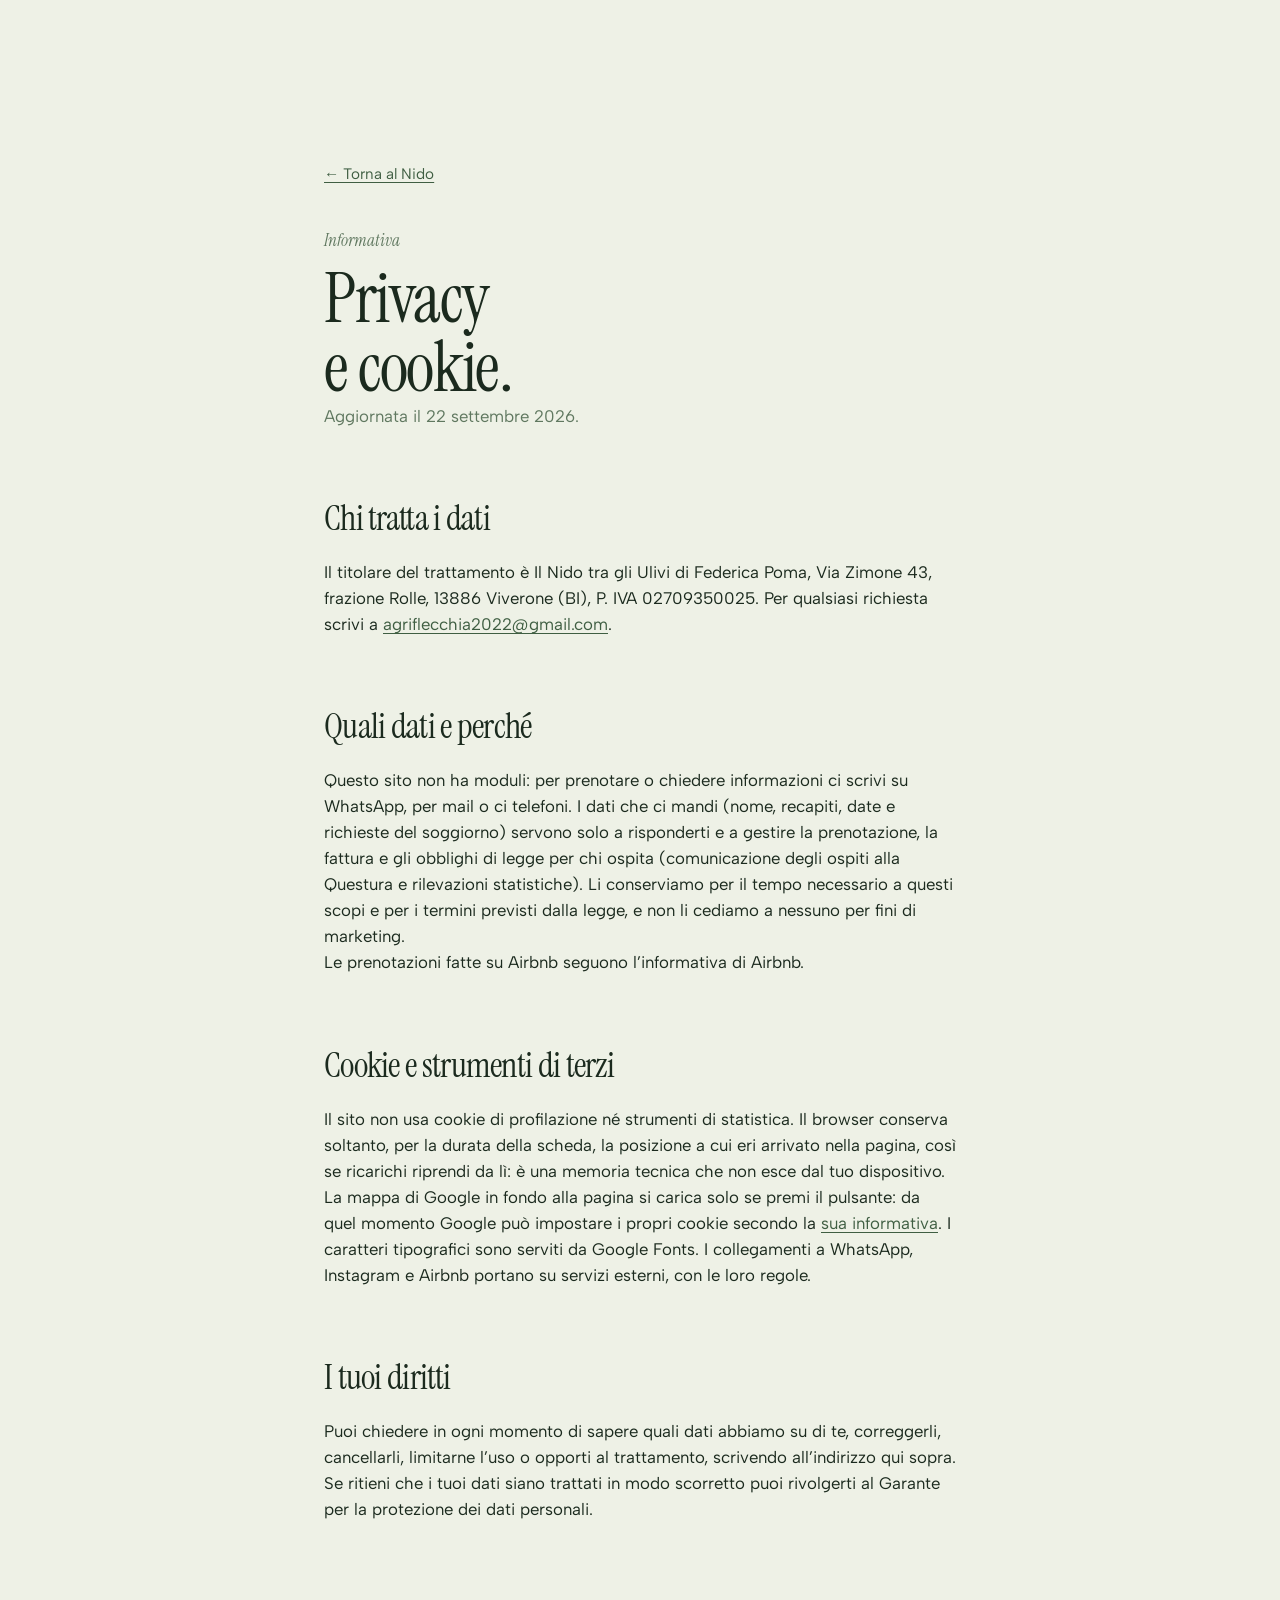
<file: privacy.html>
<!doctype html>
<html lang="it">
<head>
  <meta charset="utf-8">
  <meta name="viewport" content="width=device-width, initial-scale=1">
  <title>Privacy e cookie — Il Nido tra gli Ulivi</title>
  <meta name="robots" content="noindex, nofollow">
  <link rel="icon" type="image/png" sizes="32x32" href="img/favicon-32.png">
  <link rel="apple-touch-icon" href="img/apple-touch-icon.png">
  <link rel="preconnect" href="https://fonts.googleapis.com"><link rel="preconnect" href="https://fonts.gstatic.com" crossorigin>
  <link href="https://fonts.googleapis.com/css2?family=Instrument+Serif:ital@0;1&family=Albert+Sans:wght@400;500;600&display=swap" rel="stylesheet">
  <link rel="stylesheet" href="css/style.css?v=2026092235">
  <style>
    .pagina { max-width: 760px; margin: 0 auto; padding: clamp(96px, 14vw, 160px) var(--gut) clamp(64px, 8vw, 120px); }
    .pagina h2 { font: 400 clamp(1.6rem, 3vw, 2.2rem)/1.1 var(--serif); margin: 2em 0 .6em; }
    .pagina p, .pagina li { font-size: 1.05rem; line-height: 1.55; max-width: 62ch; }
    .pagina a { color: var(--oliva); text-decoration: underline; text-underline-offset: 3px; }
    .pagina__torna { display: inline-block; margin-bottom: 40px; font-size: .95rem; }
    .pagina__data { font-size: .9rem; color: var(--salvia); }
  </style>
</head>
<body>
  <main class="pagina">
    <a class="pagina__torna" href="index.html">← Torna al Nido</a>
    <p class="occhiello">Informativa</p>
    <h1 class="titolo-l">Privacy<br>e cookie.</h1>
    <p class="pagina__data">Aggiornata il 22 settembre 2026.</p>

    <h2>Chi tratta i dati</h2>
    <p>Il titolare del trattamento è Il Nido tra gli Ulivi di Federica Poma, Via Zimone 43, frazione Rolle, 13886 Viverone (BI), P. IVA 02709350025. Per qualsiasi richiesta scrivi a <a href="mailto:agriflecchia2022@gmail.com">agriflecchia2022@gmail.com</a>.</p>

    <h2>Quali dati e perché</h2>
    <p>Questo sito non ha moduli: per prenotare o chiedere informazioni ci scrivi su WhatsApp, per mail o ci telefoni. I dati che ci mandi (nome, recapiti, date e richieste del soggiorno) servono solo a risponderti e a gestire la prenotazione, la fattura e gli obblighi di legge per chi ospita (comunicazione degli ospiti alla Questura e rilevazioni statistiche). Li conserviamo per il tempo necessario a questi scopi e per i termini previsti dalla legge, e non li cediamo a nessuno per fini di marketing.</p>
    <p>Le prenotazioni fatte su Airbnb seguono l’informativa di Airbnb.</p>

    <h2>Cookie e strumenti di terzi</h2>
    <p>Il sito non usa cookie di profilazione né strumenti di statistica. Il browser conserva soltanto, per la durata della scheda, la posizione a cui eri arrivato nella pagina, così se ricarichi riprendi da lì: è una memoria tecnica che non esce dal tuo dispositivo.</p>
    <p>La mappa di Google in fondo alla pagina si carica solo se premi il pulsante: da quel momento Google può impostare i propri cookie secondo la <a href="https://policies.google.com/privacy?hl=it" target="_blank" rel="noreferrer">sua informativa</a>. I caratteri tipografici sono serviti da Google Fonts. I collegamenti a WhatsApp, Instagram e Airbnb portano su servizi esterni, con le loro regole.</p>

    <h2>I tuoi diritti</h2>
    <p>Puoi chiedere in ogni momento di sapere quali dati abbiamo su di te, correggerli, cancellarli, limitarne l’uso o opporti al trattamento, scrivendo all’indirizzo qui sopra. Se ritieni che i tuoi dati siano trattati in modo scorretto puoi rivolgerti al Garante per la protezione dei dati personali.</p>
  </main>
</body>
</html>
</file>
<file: css/style.css>
/* Il Nido tra gli Ulivi, versione verde: i token vengono da MASTER.md */
:root {
  --carta: #EEF1E6; --carta-2: #E3E8D7; --inchiostro: #1B2A1E; --oliva: #3F5E42; --salvia: #607860;
  --salvia-chiara: #B4C2AC; --lime: #A0B028; --legno: #C99A62; --notte: #0E1A12; --bianco: #F7F8F3;
  --serif: "Instrument Serif", Georgia, "Times New Roman", serif;
  --sans: "Albert Sans", "Helvetica Neue", Arial, sans-serif;
  --t-xl: clamp(3.2rem, 9.2vw, 9.6rem); --t-l: clamp(2.4rem, 5.4vw, 5.2rem); --t-m: clamp(1.6rem, 2.6vw, 2.4rem);
  --sez: clamp(88px, 12vw, 168px); --gut: clamp(20px, 5vw, 72px);
  --r-s: 10px; --r-m: 22px; --r-l: 36px; --r-foglio: clamp(44px, 9vw, 140px);
  --timpano: polygon(0 32%, 50% 0, 100% 32%, 100% 100%, 0 100%);
  --tetto: clamp(56px, 11vw, 180px);
  --d-veloce: 160ms; --d-base: 320ms; --d-lenta: 640ms;
  --e-out: cubic-bezier(.23, 1, .32, 1); --e-inout: cubic-bezier(.77, 0, .175, 1);
  --testata-h: 84px;
  --evidenzia: #C9D67A;
}
* { box-sizing: border-box; }
/* evidenziazione del testo e tocco: verdino del sito, mai il blu di sistema */
::selection { background: var(--evidenzia); color: var(--inchiostro); }
::-moz-selection { background: var(--evidenzia); color: var(--inchiostro); }
img::selection { background: rgba(201, 214, 122, .45); }
.stelle ::selection, .coccole ::selection, .piede ::selection, .menu ::selection, .velo ::selection { background: var(--lime); color: var(--notte); }
html { -webkit-tap-highlight-color: rgba(160, 176, 40, .35); accent-color: var(--oliva); }
html { background: var(--carta); color: var(--inchiostro); -webkit-text-size-adjust: 100%; text-size-adjust: 100%; }
html, body { overflow-x: hidden; overflow-x: clip; }
body { margin: 0; font-family: var(--sans); font-size: 17px; line-height: 1.55; font-weight: 400; -webkit-font-smoothing: antialiased; }
img { display: block; max-width: 100%; }
a { color: inherit; }
h1, h2, h3, p { margin: 0; }
h1, h2, h3, .titolo-xl, .titolo-l { font-family: var(--serif); font-weight: 400; letter-spacing: -.02em; }
h1 em, h2 em, h3 em, .titolo-xl em, .titolo-l em { font-style: normal; }
.titolo-xl { font-size: var(--t-xl); line-height: .95; }
.titolo-l { font-size: var(--t-l); line-height: 1; }
h3 { font-size: var(--t-m); line-height: 1.1; }
.occhiello { font-family: var(--serif); font-style: italic; font-size: 1.15rem; color: var(--salvia); margin-bottom: .7em; }
.riga { display: block; overflow: hidden; padding-bottom: .06em; }
.riga i { display: block; font-style: inherit; transform: translateY(110%); }
[data-sale] { opacity: 0; transform: translateY(28px); }
html.is-statico .riga i, html.is-statico [data-sale] { opacity: 1; transform: none; }
:focus-visible { outline: 2px solid var(--oliva); outline-offset: 3px; }

/* ── bottoni: cinque stati, riempimento che scorre ── */
.bottone { display: inline-flex; align-items: center; justify-content: center; height: 48px; padding: 0 24px; border-radius: 999px; border: 1px solid var(--oliva); color: var(--oliva); background: transparent; font: 500 .95rem/1 var(--sans); text-decoration: none; position: relative; overflow: hidden; isolation: isolate; white-space: nowrap; transition: color var(--d-base) var(--e-out), transform var(--d-veloce) var(--e-out), border-color var(--d-base); }
.bottone::before { content: ""; position: absolute; inset: 0; background: var(--oliva); transform: scaleX(0); transform-origin: 0 50%; transition: transform var(--d-lenta) var(--e-out); z-index: -1; }
.bottone--pieno { background: var(--oliva); color: var(--bianco); }
.bottone--pieno::before { background: var(--inchiostro); }
.bottone--grande { height: 58px; padding: 0 30px; font-size: 1.05rem; }
@media (hover: hover) and (pointer: fine) {
  .bottone:hover { color: var(--bianco); }
  .bottone:hover::before { transform: scaleX(1); }
  .bottone--pieno:hover { border-color: var(--inchiostro); }
}
.bottone:active { transform: scale(.97); }
.bottone[aria-disabled="true"] { opacity: .5; pointer-events: none; }

/* ── velo: il tetto che si apre ── */
.velo { position: fixed; inset: 0; z-index: 100; perspective: 1400px; perspective-origin: 50% 50%; pointer-events: none; }
.velo__anta { position: absolute; top: 0; bottom: 0; width: 50.5%; background: var(--oliva); will-change: transform; }
.velo__anta--sx { left: 0; transform-origin: 0 50%; }
.velo__anta--dx { right: 0; transform-origin: 100% 50%; }
.velo__marchio { position: absolute; inset: 0; display: grid; place-content: center; justify-items: center; gap: 14px; color: var(--carta); }
.velo__casa { width: clamp(96px, 14vw, 150px); height: auto; }
html.is-statico .velo { display: none; }

/* ── foglia: il puntatore ── */
.foglia { position: fixed; top: 0; left: 0; width: 28px; height: 28px; margin: -14px 0 0 -14px; color: var(--oliva); pointer-events: none; z-index: 95; opacity: 0; }
.foglia svg { width: 100%; height: 100%; transition: transform var(--d-base) var(--e-out); }
html.foglia-grande .foglia svg { transform: scale(1.7); }
html.con-foglia, html.con-foglia * { cursor: none !important; }
@media (hover: none) { .foglia { display: none; } }

/* ── testata ── */
.testata { position: fixed; top: 0; left: 0; right: 0; z-index: 60; height: var(--testata-h); padding: 0 var(--gut); display: flex; align-items: center; gap: 28px; transition: color var(--d-lenta); }
.testata.is-scura { color: var(--bianco); }
.testata__logo { display: flex; align-items: center; gap: 12px; text-decoration: none; font: 1.05rem var(--serif); margin-right: auto; }
.testata__logo img { width: 40px; height: auto; }
.testata__logo-scuro, .testata.is-scura .testata__logo-chiaro { display: none; }
.testata.is-scura .testata__logo-scuro { display: block; }
.testata__logo em { font-style: italic; }
.testata__nav { display: flex; gap: 22px; font-size: .95rem; font-weight: 500; }
.testata__nav a, .menu a, .fill { text-decoration: none; position: relative; padding: 2px 6px; margin: 0 -6px; border-radius: 6px; isolation: isolate; transition: color var(--d-base) var(--e-out); }
.testata__nav a::before { content: ""; position: absolute; inset: 0; background: var(--oliva); border-radius: 6px; transform: scaleX(0); transform-origin: 0 50%; transition: transform .4s var(--e-out); z-index: -1; }
@media (hover: hover) and (pointer: fine) { .testata__nav a:hover { color: var(--bianco); } .testata__nav a:hover::before { transform: scaleX(1); } .testata.is-scura .testata__nav a:hover { color: var(--notte); } .testata.is-scura .testata__nav a:hover::before { background: var(--lime); } }
.testata__prenota { height: 42px; padding: 0 20px; }
.testata.is-scura .testata__prenota { border-color: var(--lime); background: var(--lime); color: var(--notte); }
.testata__menu { display: none; width: 44px; height: 44px; border: 0; background: none; padding: 0; position: relative; cursor: pointer; }
.testata__menu span { position: absolute; left: 10px; width: 24px; height: 2px; background: currentColor; top: 16px; transition: transform .45s var(--e-inout), top .45s var(--e-inout); }
.testata__menu span:nth-of-type(2) { top: 26px; }
html.is-menu .testata__menu span:nth-of-type(1) { top: 21px; transform: rotate(45deg); }
html.is-menu .testata__menu span:nth-of-type(2) { top: 21px; transform: rotate(-45deg); }
html.is-menu .testata { color: var(--carta); transform: none; }
.menu { position: fixed; inset: 0; z-index: 55; background: var(--notte); color: var(--carta); display: flex; flex-direction: column; justify-content: center; gap: 6px; padding: var(--testata-h) var(--gut) 40px; clip-path: circle(0% at calc(100% - 44px) 42px); }
.menu[hidden] { display: none; }
.menu > a { font: clamp(2rem, 8vw, 3rem)/1.15 var(--serif); width: max-content; }
.menu__contatti { margin-top: 26px; display: flex; gap: 18px; font-size: .95rem; }
@media (max-width: 860px) { .testata__nav, .testata__prenota, .testata__logo span { display: none; } .testata__menu { display: block; } .testata { gap: 12px; --testata-h: 72px; } }

/* ── hero ── */
.hero { height: 200svh; position: relative; }
.hero__palco { position: sticky; top: 0; height: 100svh; overflow: hidden; }
.hero__foto { position: absolute; inset: 0; margin: 0; clip-path: polygon(0 0, 50% 0, 100% 0, 100% 100%, 0 100%); will-change: transform, clip-path; }
.hero__foto img { width: 100%; height: 100%; object-fit: cover; object-position: 50% 55%; }
.hero__foto::after { content: ""; position: absolute; inset: 0; background: linear-gradient(180deg, rgba(14, 26, 18, .5) 0%, rgba(14, 26, 18, 0) 26%, rgba(14, 26, 18, 0) 42%, rgba(14, 26, 18, .55) 100%); opacity: var(--scrim, 1); }
.hero__testo { position: absolute; left: var(--gut); right: var(--gut); bottom: clamp(28px, 6vh, 64px); max-width: 720px; color: var(--bianco); transition: color .5s var(--e-out); z-index: 2; }
.hero.is-chiara .hero__testo { color: var(--inchiostro); }
.hero__testo .occhiello { color: inherit; opacity: .85; }
.hero__titolo { font-size: var(--t-xl); line-height: .95; }
.hero__sotto { margin: 1.4em 0 1.6em; max-width: 52ch; font-size: 1.1rem; }
.hero__azioni { display: flex; flex-wrap: wrap; gap: 12px; }
.hero:not(.is-chiara) .hero__azioni .bottone { color: var(--bianco); border-color: var(--bianco); }
.hero:not(.is-chiara) .hero__azioni .bottone::before { background: var(--bianco); }
@media (hover: hover) { .hero:not(.is-chiara) .hero__azioni .bottone:hover { color: var(--inchiostro); } }
.hero:not(.is-chiara) .hero__azioni .bottone--pieno { background: var(--bianco); color: var(--inchiostro); }
.hero:not(.is-chiara) .hero__azioni .bottone--pieno::before { background: var(--lime); }
@media (max-width: 860px) { .hero { height: 100svh; } .hero__testo { bottom: 24px; } .hero__sotto { font-size: 1rem; } }   /* su telefono l'hero è una schermata sola, con la foto intera */

/* ── manifesto ── */
.manifesto { height: 300svh; position: relative; z-index: 1; }
.manifesto__palco { position: sticky; top: 0; height: 100svh; display: flex; flex-direction: column; justify-content: center; align-items: center; text-align: center; padding: var(--testata-h) clamp(28px, 9vw, 140px) 48px; }
.manifesto__palco .occhiello { margin-bottom: 1.1em; }
.manifesto__testo { font: italic clamp(1.45rem, 3.1vw, 2.9rem)/1.25 var(--serif); max-width: 30ch; margin: 0 auto; color: var(--salvia-chiara); }
.manifesto__testo .parola { color: inherit; transition: color .25s, text-shadow .25s; }
.manifesto__testo .frase { display: inline; }
.manifesto__testo .icona { display: inline-block; width: 1em; height: 1em; vertical-align: -.16em; margin: 0 .2em 0 .14em; cursor: pointer; transition: scale .35s var(--e-out); }
@media (hover: hover) and (pointer: fine) { .manifesto__testo .icona:hover { scale: 1.35; } }
@keyframes scuoti { 0%, 100% { transform: rotate(0); } 20% { transform: rotate(-12deg) translateY(-3%); } 40% { transform: rotate(10deg); } 60% { transform: rotate(-8deg) translateY(-2%); } 80% { transform: rotate(6deg); } }
.manifesto__testo .icona.is-viva { animation: scuoti 1.1s ease-in-out infinite; transform-origin: 50% 80%; }
@media (prefers-reduced-motion: reduce) { .manifesto__testo .icona.is-viva { animation: none; } }
@media (hover: hover) and (pointer: fine) { .manifesto__testo .frase:hover .parola { color: var(--lime) !important; text-shadow: 0 0 22px rgba(160, 176, 40, .45); } }   /* la frase si accende anche passando sul testo, non solo sul simbolo */
.manifesto__testo .frase:has(.icona:hover) .parola, .manifesto__testo .frase.is-luce .parola { color: var(--lime) !important; text-shadow: 0 0 22px rgba(160, 176, 40, .45); }
html.is-ridotto .manifesto__testo { color: var(--inchiostro); }

/* ── il foglio che sale, e i due nidi ── */
.foglio { position: relative; z-index: 2; margin-top: -100svh; background: var(--carta-2); clip-path: polygon(0 var(--tetto), 50% 0, 100% var(--tetto), 100% 100%, 0 100%); }
.nidi { padding: calc(var(--tetto) + var(--tegole) + var(--sez) * .5) var(--gut) calc(var(--sez) * .7); }
/* il tetto del foglio: due falde di tegole in cotto che seguono la punta, gronda in legno e coppo di colmo */
.foglio { --tegole: clamp(40px, 5.8vw, 90px); --pendenza: atan2(var(--tetto), 50vw); }
.tetto { position: absolute; inset: 0 0 auto 0; height: calc(var(--tetto) + var(--tegole)); pointer-events: none; z-index: 1; }
.tetto__falda { position: absolute; top: var(--tetto); width: calc(50% + 1px); height: var(--tegole);
  background:
    linear-gradient(to bottom, transparent calc(100% - 15px), rgba(30, 12, 4, .55) calc(100% - 15px), transparent calc(100% - 11px)),
    linear-gradient(to bottom, transparent calc(100% - 13px), #7A4A2A calc(100% - 13px), #D59A6A calc(100% - 11px), #B9783F calc(100% - 9px), #6B3E24 calc(100% - 7px), #8A5A36 calc(100% - 7px), var(--legno) calc(100% - 5px), #B5864F calc(100% - 1px), #6B4A2E calc(100% - 1px)),
    url("../img/tegole.svg") 0 0 / clamp(240px, 26vw, 380px) auto repeat; }
.tetto__falda--sx { left: 0; transform-origin: 0 0; transform: skewY(calc(-1 * var(--pendenza))); }
.tetto__falda--dx { right: 0; transform-origin: 100% 0; transform: skewY(var(--pendenza)); background-position: 0 0, 0 0, right 0 top 0; }
.tetto__colmo { position: absolute; left: 50%; top: 0; width: clamp(24px, 3.2vw, 48px); height: auto; transform: translateX(-50%); overflow: visible; }
@supports not (transform: skewY(atan2(1px, 1px))) { .tetto { display: none; } .nidi { padding-top: calc(var(--tetto) + var(--sez) * .6); } }
.sezione__testa { max-width: 900px; margin-bottom: clamp(48px, 7vw, 96px); }
.sezione__intro { margin-top: 1.4em; max-width: 58ch; font-size: 1.1rem; }
.nidi__griglia { display: grid; grid-template-columns: 1fr 1fr; gap: clamp(28px, 4vw, 64px); align-items: start; }
.nido__tetto { aspect-ratio: 4 / 3; position: relative; overflow: hidden; clip-path: var(--timpano); perspective: 1200px; background: var(--salvia-chiara); }
.nido__foto { position: absolute; inset: 0; margin: 0; }
.nido__foto img { width: 100%; height: 100%; object-fit: cover; transition: transform 1.2s var(--e-out); }
@media (hover: hover) { .nido:hover .nido__foto img { transform: scale(1.04); } }
.nido__falda { position: absolute; top: 0; bottom: 0; width: 50.5%; background: var(--oliva); will-change: transform; backface-visibility: hidden; }
.nido__falda--sx { left: 0; transform-origin: 0 50%; }
.nido__falda--dx { right: 0; transform-origin: 100% 50%; }
html.is-ridotto .nido__falda { display: none; }
.nido__corpo { padding: clamp(24px, 3vw, 44px) 0 0; }
.nido__corpo > p { max-width: 52ch; }
.nido__nome { font-size: var(--t-l); line-height: 1; }
.nido__motto { font: italic var(--t-m) var(--serif); margin: .25em 0 .8em; color: var(--oliva); }
.nido__lista { list-style: none; padding: 0; margin: 1.6em 0; max-width: 52ch; }
.nido__lista li { padding: .55em 0; border-top: 1px solid var(--salvia-chiara); }
.nido__lista li:last-child { border-bottom: 1px solid var(--salvia-chiara); }
.nido__prezzi { display: flex; gap: clamp(20px, 4vw, 56px); margin: 0 0 1.6em; }
.prezzo strong { display: block; font: var(--t-m) var(--serif); }
.prezzo small { display: block; font-size: .85rem; color: var(--salvia); max-width: 14ch; line-height: 1.3; }
.nidi__nota { margin-top: clamp(36px, 5vw, 64px); max-width: 60ch; font-size: .95rem; color: var(--salvia); }
@media (max-width: 860px) { .nidi__griglia { grid-template-columns: 1fr; gap: 56px; } }

/* ── la magia è la stessa ── */
.magia { padding: var(--sez) var(--gut); background: var(--carta-2); position: relative; z-index: 2; }
.magia__titolo { max-width: 12ch; margin-bottom: clamp(40px, 6vw, 88px); }
.magia__quattro { list-style: none; margin: 0; padding: 0; display: grid; grid-template-columns: repeat(4, 1fr); gap: clamp(20px, 3vw, 48px); }
.magia__quattro li { border-top: 1px solid var(--salvia); padding-top: 18px; }
.magia__quattro h3 { margin-bottom: .4em; }
.magia__quattro p { max-width: 30ch; font-size: 1rem; }
@media (max-width: 860px) { .magia__quattro { grid-template-columns: 1fr 1fr; } }
@media (max-width: 520px) { .magia__quattro { grid-template-columns: 1fr; } }

/* ── nido family ── */
.family { display: grid; grid-template-columns: 1.1fr 1fr; gap: clamp(28px, 5vw, 96px); align-items: center; padding: var(--sez) var(--gut); position: relative; z-index: 2; background: var(--carta); }
.family__foto { margin: 0; aspect-ratio: 4 / 5; overflow: hidden; border-radius: var(--r-l); }
.family__foto img { width: 100%; height: 120%; object-fit: cover; margin-top: -10%; }
.family__testo > p { max-width: 48ch; margin: 1.2em 0 1.6em; }
@media (max-width: 860px) { .family { grid-template-columns: 1fr; } .family__foto { aspect-ratio: 4 / 3; } }

/* ── le stelle ── */
.stelle { height: 250svh; position: relative; z-index: 2; }
.stelle__palco { position: sticky; top: 0; height: 100svh; overflow: hidden; background: var(--carta); }
.stelle__cielo { position: absolute; inset: 0; width: 100%; height: 100%; opacity: 0; }
.stelle__dentro { position: absolute; left: var(--gut); bottom: clamp(32px, 8vh, 96px); max-width: 640px; z-index: 2; color: var(--inchiostro); }
.stelle__dentro .occhiello { color: inherit; opacity: .8; }
.stelle__testo { margin-top: 1.4em; max-width: 46ch; font-size: 1.1rem; }
.stelle__foto { position: absolute; right: var(--gut); top: 50%; width: clamp(240px, 32vw, 460px); aspect-ratio: 3 / 4; margin: 0; transform: translateY(-50%); clip-path: var(--timpano); overflow: hidden; }
.stelle__foto img { width: 100%; height: 100%; object-fit: cover; }
@media (max-width: 860px) { .stelle__foto { width: 46vw; top: calc(var(--testata-h) + 24px); transform: none; right: var(--gut); } .stelle__dentro { bottom: 28px; right: var(--gut); } }

/* ── nastro ── */
.nastro { overflow: hidden; padding: clamp(28px, 4vw, 56px) 0; background: var(--carta); position: relative; z-index: 2; border-top: 1px solid var(--salvia-chiara); border-bottom: 1px solid var(--salvia-chiara); }
.nastro__riga { display: flex; align-items: center; gap: 36px; white-space: nowrap; width: max-content; font: clamp(1.6rem, 3.4vw, 3rem)/1.1 var(--serif); padding: 4px 0; will-change: transform; }
.nastro__riga i { font-style: normal; color: var(--lime); font-size: .6em; }
.nastro__riga--contro { color: var(--salvia); }

/* ── le coccole: l'indice di traverso (parole a 33°, binari, foto sfalsate) ── */
.coccole { position: relative; z-index: 2; background: var(--notte); color: var(--carta); padding: clamp(72px, 10vw, 150px) 0 clamp(30px, 5vw, 80px); overflow: hidden; }
.coccole__testa { padding: 0 var(--gut); margin-bottom: clamp(30px, 5vw, 80px); max-width: 780px; }
.coccole__testa .occhiello { color: var(--lime); }
.coccole__testa > p:last-child { margin-top: 1.2em; max-width: 60ch; opacity: .85; }
.coccole__lista { --passo: clamp(300px, 40vw, 600px); list-style: none; margin: 0; padding: 0; }
.coccole__voce { position: relative; height: var(--passo); }
.coccole__parola { position: absolute; left: var(--gut); top: 14%; z-index: 3; display: block; transform: rotate(33deg); transform-origin: 0 0; font: 400 clamp(56px, 9.6vw, 152px)/.9 var(--serif); letter-spacing: -.025em; white-space: nowrap; text-decoration: none; }
.coccole__parola > span { display: inline-block; padding-right: .08em; background-image: linear-gradient(90deg, var(--lime) 0 50%, var(--carta) 50% 100%); background-size: 210% 100%; background-position: 100% 0; -webkit-background-clip: text; background-clip: text; -webkit-text-fill-color: transparent; transition: background-position .6s var(--e-out); }
@media (hover: hover) and (pointer: fine) { .coccole__parola:hover > span { background-position: 0 0; } }
.coccole__binario { position: absolute; left: -60vw; width: 300vw; bottom: .03em; height: 1.5px; background: var(--carta); transform-origin: 20% 50%; pointer-events: none; z-index: 2; }
.coccole__foto { position: absolute; z-index: 1; display: block; overflow: hidden; background: rgba(247, 248, 243, .08); }
.coccole__foto img { width: 100%; height: 100%; object-fit: cover; transition: transform .8s var(--e-out); }
.coccole__voce--destra .coccole__foto { left: 66%; width: 27%; top: 2%; aspect-ratio: 3 / 4; }
.coccole__voce--destra .coccole__foto--seconda { left: 39%; width: 22%; top: 60%; aspect-ratio: 4 / 3; }
.coccole__voce--centro .coccole__foto { left: 35%; width: 30%; top: 44%; aspect-ratio: 4 / 3; }
.coccole__voce--centro .coccole__foto--seconda { left: 76%; width: 17%; top: 4%; aspect-ratio: 3 / 4; }
@media (hover: hover) and (pointer: fine) { .coccole__voce:has(.coccole__parola:hover) .coccole__foto img { transform: scale(1.06); } }
@media (max-width: 700px) {
  .coccole__lista { --passo: 84vw; }
  .coccole__parola { font-size: 15.5vw; top: 8%; }
  .coccole__voce--destra .coccole__foto { left: 57%; width: 38%; top: -2%; }
  .coccole__voce--centro .coccole__foto { left: 36%; width: 46%; top: 46%; }
  .coccole__foto--seconda { display: none; }
}

/* ── dintorni: la sezione a passi (clonata da funtownstudio.com): testi a sinistra, omino a destra, tappe sotto ── */
.dintorni { position: relative; z-index: 2; background: var(--notte); color: var(--carta); padding: clamp(96px, 11vw, 156px) 0; overflow: clip; }
.dintorni__grana { position: absolute; inset: 0; pointer-events: none; opacity: .05; background-image: url("data:image/svg+xml,%3Csvg xmlns='http://www.w3.org/2000/svg' width='220' height='220'%3E%3Cfilter id='g'%3E%3CfeTurbulence type='fractalNoise' baseFrequency='.9' numOctaves='2' stitchTiles='stitch'/%3E%3CfeColorMatrix values='0 0 0 0 1 0 0 0 0 1 0 0 0 0 1 0 0 0 1 0'/%3E%3C/filter%3E%3Crect width='100%25' height='100%25' filter='url(%23g)'/%3E%3C/svg%3E"); background-size: 220px 220px; }
.dintorni__testa { padding: 0 var(--gut); margin-bottom: clamp(24px, 4vw, 56px); position: relative; }
.dintorni__testa .occhiello { color: var(--lime); }
.dintorni__testa .sezione__intro { color: var(--salvia-chiara); }
.dintorni .bottone { border-color: var(--lime); color: var(--lime); }
.dintorni .bottone::before { background: var(--lime); }
@media (hover: hover) and (pointer: fine) { .dintorni .bottone:hover { color: var(--notte); } }
.dintorni__azioni { position: absolute; left: 32px; bottom: 0; margin: 0; padding: 0; }   /* il tasto della guida sta sotto le descrizioni, a sinistra, dentro il blocco fisso */
.passi { position: relative; height: 420svh; }
.passi__fisso { position: sticky; top: 15svh; width: 98vw; margin: 0 auto; }
.passi__riga { display: flex; gap: 5rem; height: 65svh; align-items: stretch; }
.passi__testi { flex: 1; position: relative; }
.passo { position: absolute; inset: clamp(22px, 3.4svh, 44px) 0 auto 32px; display: flex; flex-direction: column; gap: 1.5rem; opacity: 0; visibility: hidden; }   /* le descrizioni stanno un po' sotto la testata */
.passo__titolo { display: flex; flex-wrap: wrap; align-items: baseline; gap: .6rem; margin: 0; font: 400 clamp(2.2rem, 3.8vw, 3.4rem)/1.05 var(--serif); letter-spacing: -.02em; color: var(--carta); }
.passo__corsivo { font: italic clamp(2.2rem, 3.8vw, 3.4rem)/1.05 var(--serif); color: #fff; }
.passo__testo { font-size: 18px; line-height: 1.4; color: var(--salvia-chiara); max-width: 60ch; }
.passo__lista { margin: 0; padding-left: 30px; color: var(--salvia-chiara); font-size: 16px; }
.passi__scena { flex: 1; position: relative; border-radius: 1.875rem; }
.passi__omino { position: absolute; inset: 0; display: flex; align-items: center; justify-content: flex-start; opacity: 0; visibility: hidden; }
.passi__omino picture { display: contents; }
.passi__omino img { max-height: 80%; max-width: 94%; width: auto; height: auto; object-fit: contain; }
.passi__omino--cammina img, .passi__omino--saluta img { max-height: 84%; }
.passi__omino--panchina img, .passi__omino--barca img, .passi__omino--auto img { max-height: 70%; max-width: 72%; }
.passi__omino--bici img { max-width: 80%; }
.passi__tappe { display: flex; padding: 0 32px; margin-top: 2rem; }
.passi__tappa { display: flex; flex-direction: column; align-items: flex-start; width: 10%; margin-right: 2%; transition: width .5s var(--e-inout); }
.passi__tappa:last-child { margin-right: 0; }
.passi__tappa.is-attiva { width: 40%; }
.passi__forma { display: block; width: 22px; height: 22px; color: #2B3B2F; transition: color .5s; }
.passi__forma svg { display: block; width: 100%; height: 100%; fill: currentColor; }
.passi__tappa.is-fatta .passi__forma { color: var(--lime); }
.passi__barra { display: block; width: 100%; height: 3px; margin-top: 9px; background: #050505; overflow: hidden; }
.passi__barra i { display: block; width: 100%; height: 3px; background: var(--carta); transform: translateX(-100%); }
@media (max-width: 860px) {
  .passi { height: 420svh; }
  .passi__fisso { top: calc(var(--testata-h) + 6px); width: calc(100vw - 32px); }   /* sotto la testata fissa, così «Dintorni» non ci finisce sotto */
  .passi__fisso .dintorni__testa { padding: 0; margin-bottom: 14px; }
  .passi__fisso .dintorni__testa .titolo-l { font-size: clamp(30px, 9vw, 40px); }
  .passi__riga { flex-direction: column; gap: 1rem; height: 60svh; }
  .passi__scena { flex: 0 0 26svh; order: -1; }
  .passi__omino img { max-height: 94%; max-width: 96%; }
  .passi__omino--cammina img, .passi__omino--saluta img { max-height: 96%; }
  .passi__omino--panchina img, .passi__omino--barca img, .passi__omino--auto img { max-height: 90%; max-width: 72%; }
  .passi__testi { flex: 1; }
  .passo { inset: 0 0 auto 0; gap: 1rem; }
  .passo__titolo, .passo__corsivo { font-size: clamp(1.8rem, 7vw, 2.3rem); }
  .passo__testo { font-size: 16px; }
  .passi__tappe { padding: 0; margin-top: 1.25rem; }
  .passi__forma { width: 18px; height: 18px; }
}
/* con "riduci movimento" i passi stanno uno sotto l'altro, senza scorrimento fisso */
html.is-ridotto .passi { height: auto; }
html.is-ridotto .passi__fisso { position: static; width: auto; padding: 0 var(--gut); }
html.is-ridotto .passi__riga { height: auto; }
html.is-ridotto .passi__testi { display: grid; gap: 40px; }
html.is-ridotto .passo { position: static; opacity: 1; visibility: visible; }
html.is-ridotto .passi__scena { min-height: 300px; }
html.is-ridotto .passi__omino { justify-content: center; }
html.is-ridotto .passi__omino--panchina { opacity: 1; visibility: visible; }
html.is-ridotto .passi__tappe { display: none; }

/* ── voucher ── */
.voucher { display: grid; grid-template-columns: 1fr 1fr; gap: clamp(28px, 5vw, 96px); align-items: center; padding: var(--sez) var(--gut); background: var(--carta-2); position: relative; z-index: 2; }
.voucher__carta { aspect-ratio: 1.58; border-radius: var(--r-m); background: var(--oliva); color: var(--carta); position: relative; transform-style: preserve-3d; will-change: transform; overflow: hidden; }
.voucher__carta::after { content: ""; position: absolute; inset: 0; background: radial-gradient(circle at var(--mx, 50%) var(--my, 50%), rgba(247, 248, 243, .18), rgba(247, 248, 243, 0) 45%); pointer-events: none; }
.voucher__dentro { position: absolute; inset: 0; padding: 7% 8%; display: flex; flex-direction: column; justify-content: space-between; }
.voucher__stella { position: absolute; right: 8%; top: 8%; width: clamp(28px, 4vw, 44px); color: var(--lime); }
.voucher__eti { font: italic 1.1rem var(--serif); opacity: .85; }
.voucher__grande { font: clamp(1.8rem, 3.6vw, 3.2rem)/1.05 var(--serif); }
.voucher__grande em { font-style: italic; }
.voucher__dati { display: flex; justify-content: space-between; gap: 12px; font-size: .85rem; flex-wrap: wrap; border-top: 1px solid rgba(247, 248, 243, .35); padding-top: 12px; }
.voucher__testo > p { max-width: 48ch; margin: 1.2em 0 1.4em; }
.voucher__azioni { display: flex; flex-wrap: wrap; gap: 12px; }
@media (max-width: 860px) { .voucher { grid-template-columns: 1fr; } }

/* ── recensioni ── */
.voci { padding: var(--sez) var(--gut); background: var(--carta); position: relative; z-index: 2; }
.voci .titolo-l { max-width: 14ch; }
/* le citazioni vere prese da Airbnb: dodici carte, sei per nido */
.voci__griglia { display: grid; grid-template-columns: repeat(3, 1fr); gap: clamp(16px, 2vw, 28px); margin-top: clamp(36px, 5vw, 64px); }
.citazione { display: flex; flex-direction: column; gap: 18px; padding: clamp(20px, 2.4vw, 32px); border-radius: var(--r-m); background: var(--carta-2); border: 1px solid var(--salvia-chiara); }
.citazione blockquote { margin: 0; font: 400 1.25rem/1.35 var(--serif); color: var(--inchiostro); }
.citazione blockquote::before { content: '“'; display: block; font: 400 3rem/.6 var(--serif); color: var(--lime); margin-bottom: .3em; }
.citazione footer { margin-top: auto; display: flex; flex-wrap: wrap; gap: 6px 12px; align-items: baseline; font-size: .92rem; color: var(--oliva); }
.citazione footer b { font-weight: 600; color: var(--inchiostro); }
.citazione footer .nido { font: italic 1.05rem var(--serif); color: var(--salvia); }
@media (max-width: 1024px) { .voci__griglia { grid-template-columns: 1fr 1fr; } }
@media (max-width: 640px) { .voci__griglia { grid-template-columns: 1fr; } }
.voci__due { display: grid; grid-template-columns: 1fr 1fr; gap: clamp(20px, 3vw, 48px); margin-top: clamp(84px, 9vw, 150px); }   /* le carte inclinate alzano gli angoli: più aria sopra */
.voce { position: relative; display: grid; grid-template-columns: 1fr 1.2fr; gap: 22px; align-items: center; text-decoration: none; padding: 16px; border-radius: var(--r-m); border: 1px solid var(--salvia-chiara); background: var(--carta-2); box-shadow: 0 14px 34px -22px rgba(27, 42, 30, .35); will-change: transform; transition: background var(--d-base) var(--e-out); }
.voce figure { margin: 0; aspect-ratio: 4 / 5; overflow: hidden; border-radius: var(--r-s); }
.voce img { width: 100%; height: 100%; object-fit: cover; transition: transform 1s var(--e-out); }
.voce h3 { font-size: 1.6rem; margin-bottom: .3em; }
.voce p:last-child { font-size: .95rem; color: var(--oliva); }
@media (hover: hover) { .voce:hover img { transform: scale(1.05); } }
/* le due casette sono due carte posate sul foglio: la sinistra inclinata a sinistra sopra, la destra inclinata a destra più in basso e sotto (rotazioni e sollevamento in hover via GSAP) */
.voci__due { grid-template-columns: 1fr; position: relative; }
.voce { grid-area: 1 / 1; width: 58%; }
.voce--sx { z-index: 2; }
.voce--dx { justify-self: end; margin-top: 7%; z-index: 1; }
.voce.is-alzata { z-index: 3; }
.voce__ombra { position: absolute; inset: 0; border-radius: inherit; box-shadow: 0 34px 70px -22px rgba(27, 42, 30, .38), 0 12px 26px -12px rgba(27, 42, 30, .22); opacity: 0; pointer-events: none; }
@media (max-width: 860px) { .voci__due { gap: 24px; } .voce { grid-area: auto; width: auto; } .voce--dx { justify-self: stretch; margin-top: 0; } }
html.is-ridotto .voci__due { grid-template-columns: 1fr 1fr; }
html.is-ridotto .voce { grid-area: auto; width: auto; margin-top: 0; }
@media (max-width: 860px) { .voci__due { grid-template-columns: 1fr; } }

/* ── domande: fisarmonica ── */
.domande { padding: var(--sez) var(--gut); background: var(--carta-2); position: relative; z-index: 2; }
/* le domande stanno al centro dello schermo: testata centrata e fisarmonica in colonna centrale */
.domande .sezione__testa { margin-left: auto; margin-right: auto; text-align: center; }
.domande .sezione__testa .riga { text-align: center; }
.fisarmonica { max-width: 820px; margin: 0 auto; border-bottom: 1px solid var(--salvia); }
.fisarmonica__voce { border-top: 1px solid var(--salvia); }
.fisarmonica__voce h3 { font-size: inherit; }
.fisarmonica__voce button { width: 100%; display: flex; justify-content: space-between; align-items: center; gap: 20px; text-align: left; padding: 20px 0; background: none; border: 0; color: inherit; font: clamp(1.15rem, 2vw, 1.5rem)/1.2 var(--serif); cursor: pointer; }
.fisarmonica__voce button span { position: relative; flex: 0 0 22px; height: 22px; }
.fisarmonica__voce button span::before, .fisarmonica__voce button span::after { content: ""; position: absolute; left: 50%; top: 50%; width: 16px; height: 1.5px; background: var(--oliva); transform: translate(-50%, -50%); transition: transform .45s var(--e-inout); }
.fisarmonica__voce button span::after { transform: translate(-50%, -50%) rotate(90deg); }
.fisarmonica__voce.is-aperta button span::before { transform: translate(-50%, -50%) rotate(45deg); }
.fisarmonica__voce.is-aperta button span::after { transform: translate(-50%, -50%) rotate(135deg); }
.fisarmonica__pannello { display: grid; grid-template-rows: 0fr; transition: grid-template-rows var(--d-lenta) var(--e-out); }
.fisarmonica__pannello > p { overflow: hidden; min-height: 0; max-width: 60ch; color: var(--inchiostro); }
.fisarmonica__voce.is-aperta .fisarmonica__pannello { grid-template-rows: 1fr; }
.fisarmonica__voce.is-aperta .fisarmonica__pannello > p { padding-bottom: 22px; }

/* ── prenota ── */
.prenota { display: grid; grid-template-columns: 1.2fr 1fr; gap: clamp(28px, 5vw, 96px); padding: var(--sez) var(--gut); background: var(--carta); position: relative; z-index: 2; }
.prenota__testo > p { max-width: 46ch; margin: 1.2em 0 1.6em; font-size: 1.1rem; }
.prenota__azioni { display: flex; flex-wrap: wrap; gap: 12px; }
.prenota__info { margin: 0; padding-top: 8px; }
.prenota__info div { border-top: 1px solid var(--salvia-chiara); padding: 16px 0; }
.prenota__info dt { font: italic 1.1rem var(--serif); color: var(--salvia); }
.prenota__info dd { margin: .2em 0 0; max-width: 46ch; }
.prenota__info a { color: var(--oliva); text-decoration: underline; text-underline-offset: 3px; text-decoration-color: var(--salvia-chiara); }
/* la mappa: copertina di carta con la casetta, la mappa vera di Google arriva al clic */
.prenota__mappa { grid-column: 1 / -1; position: relative; width: 100%; max-width: 100%; aspect-ratio: 16 / 7; min-height: 320px; margin-top: clamp(16px, 3vw, 40px); border-radius: var(--r-m); overflow: hidden; border: 1px solid var(--salvia-chiara); background: var(--carta-2); }
.prenota__mappa iframe { position: absolute; inset: 0; width: 100%; height: 100%; border: 0; display: block; }
.mappa__copertina { position: absolute; inset: 0; display: grid; place-content: center; justify-items: center; gap: 14px; padding: 28px; text-align: center; background-color: var(--carta-2); background-image: linear-gradient(rgba(96, 120, 96, .13) 1px, transparent 1px), linear-gradient(90deg, rgba(96, 120, 96, .13) 1px, transparent 1px); background-size: 48px 48px; transition: opacity .5s var(--e-out); }
.mappa__casetta { width: 44px; height: 44px; fill: var(--lime); }
.mappa__dove { margin: 0; max-width: 34ch; font: italic 1.25rem/1.3 var(--serif); color: var(--oliva); }
.mappa__nota { margin: 0; font-size: .85rem; color: var(--salvia); }
.prenota__mappa.is-aperta .mappa__copertina { opacity: 0; pointer-events: none; }
@media (max-width: 860px) { .prenota { grid-template-columns: 1fr; } .prenota__azioni .bottone { width: 100%; } .prenota__mappa { aspect-ratio: 4 / 3; min-height: 0; } }   /* su telefono il min-height con l'aspect-ratio allargava la mappa oltre lo schermo */

/* ── WhatsApp fisso ── */
.wa { position: fixed; right: 18px; bottom: 18px; z-index: 58; display: flex; align-items: center; gap: 0; height: 56px; padding: 0 16px; border-radius: 999px; background: var(--oliva); color: var(--bianco); text-decoration: none; font: 500 .95rem/1 var(--sans); white-space: nowrap; box-shadow: 0 10px 30px -14px rgba(27, 42, 30, .55); transition: transform var(--d-veloce) var(--e-out), background var(--d-base), opacity .6s var(--e-out), translate .6s var(--e-out); }
.wa svg { width: 26px; height: 26px; flex: none; }
.wa span { max-width: 0; overflow: hidden; opacity: 0; transition: max-width .45s var(--e-out), opacity .3s, margin .45s var(--e-out); }
@media (hover: hover) and (pointer: fine) { .wa:hover { background: var(--inchiostro); } .wa:hover span { max-width: 180px; opacity: 1; margin-left: 10px; } }
.wa:active { transform: scale(.96); }
html:not(.is-pronto) .wa { opacity: 0; translate: 0 24px; pointer-events: none; }
html.is-menu .wa { opacity: 0; pointer-events: none; }
@media (max-width: 860px) { .wa { right: 14px; bottom: 14px; height: 52px; padding: 0 13px; } .wa svg { width: 24px; height: 24px; } .stelle__dentro { padding-right: 60px; } }

/* ── piede ── */
.piede { background: var(--oliva); color: var(--carta); padding: clamp(40px, 6vw, 80px) var(--gut) 28px; position: relative; z-index: 2; overflow: hidden; }
.piede__griglia { display: grid; grid-template-columns: 1.4fr 1fr 1fr 1.2fr; gap: clamp(28px, 4vw, 64px); padding-bottom: clamp(36px, 5vw, 64px); font-size: .95rem; line-height: 1.5; }
.piede__colonna p { margin: 0 0 .9em; max-width: 34ch; }
.piede__titolo { font: italic 1.35rem/1.2 var(--serif); color: var(--lime); margin-bottom: 1em !important; }
.piede__lista { list-style: none; margin: 0; padding: 0; display: grid; gap: .45em; }
.piede a { color: inherit; text-decoration: none; }
.piede__lista a { display: inline-block; transition: color .3s, transform .35s var(--e-out); }
@media (hover: hover) { .piede__lista a:hover { color: var(--lime); transform: translateX(6px); } }
.piede__legale { display: flex; justify-content: space-between; gap: 20px; flex-wrap: wrap; font-size: .82rem; opacity: .85; border-top: 1px solid rgba(247, 248, 243, .3); padding: 18px 88px 0 0; }   /* a destra resta libero il posto del pulsante WhatsApp */
.piede__legale p { margin: 0; }
.piede__legale a { text-decoration: underline; text-underline-offset: 3px; }
@media (max-width: 860px) { .piede__griglia { grid-template-columns: 1fr 1fr; gap: 28px 20px; } }
@media (max-width: 560px) { .piede__griglia { grid-template-columns: 1fr; } }

/* ── moto ridotto ── */
@media (prefers-reduced-motion: reduce) {
  .hero, .manifesto, .stelle { height: auto; }
  .hero__palco, .manifesto__palco, .stelle__palco { position: relative; height: auto; }
  .hero__palco { min-height: 100svh; }
  .manifesto__palco { padding: var(--sez) var(--gut); }
  .foglio { margin-top: 0; }
  .stelle__palco { background: var(--notte); color: var(--carta); padding: var(--sez) var(--gut); min-height: 0; }
  .stelle__dentro, .stelle__foto { position: static; transform: none; margin-top: 32px; }
  .stelle__dentro { color: var(--carta); }
  .coccole__binario { transform: none; }
  .sentiero__barra i { transform: none; }
  .nastro__riga { width: auto; white-space: normal; flex-wrap: wrap; }
  .bottone, .bottone::before, .testata, .voce, .voce img, .nido__foto img, .fisarmonica__pannello { transition: none; }
}

@media (max-width: 860px) { .passo { top: 12px; } .dintorni__azioni { left: 0; } .dintorni__azioni .bottone { width: 100%; } }
html.is-ridotto .dintorni__azioni { position: static; }

/* ── popup di benvenuto ── */
.popup { position: fixed; inset: 0; z-index: 70; display: grid; place-items: center; padding: 20px; }
.popup[hidden] { display: none; }   /* da chiuso non deve coprire la pagina */
.popup__velo { position: absolute; inset: 0; background: rgba(14, 26, 18, .55); opacity: 0; }
.popup__carta { position: relative; width: min(860px, 100%); display: grid; grid-template-columns: 1fr 1.15fr; background: var(--carta); color: var(--inchiostro); border-radius: var(--r-l); overflow: hidden; box-shadow: 0 40px 90px -30px rgba(14, 26, 18, .6); opacity: 0; will-change: transform; }
.popup__foto { margin: 0; overflow: hidden; }
.popup__foto img { width: 100%; height: 100%; object-fit: cover; display: block; }
.popup__testo { padding: clamp(28px, 4vw, 52px); display: grid; align-content: center; gap: 12px; }
.popup__titolo { font: 400 clamp(2rem, 3.6vw, 3rem)/1 var(--serif); letter-spacing: -.02em; margin: 0; }
.popup__titolo em { font-style: italic; color: var(--oliva); }
.popup__testo > p:not(.occhiello) { max-width: 40ch; margin: 0; }
.popup__azioni { display: flex; flex-wrap: wrap; gap: 10px; margin-top: 10px; }
.popup__chiudi { position: absolute; top: 12px; right: 12px; z-index: 2; width: 44px; height: 44px; border: 0; border-radius: 50%; background: var(--carta); color: var(--inchiostro); cursor: pointer; transition: transform .35s var(--e-out), background .3s; }
.popup__chiudi span { position: absolute; left: 50%; top: 50%; width: 18px; height: 2px; background: currentColor; transform: translate(-50%, -50%) rotate(45deg); }
.popup__chiudi span:last-child { transform: translate(-50%, -50%) rotate(-45deg); }
@media (hover: hover) { .popup__chiudi:hover { transform: rotate(90deg); background: var(--lime); } }
@media (max-width: 720px) { .popup__carta { grid-template-columns: 1fr; width: min(460px, 100%); } .popup__foto { aspect-ratio: 16 / 9; } .popup__testo { padding: 24px 22px 26px; } .popup__azioni .bottone { width: 100%; } }

/* ── telefono: la notte delle stelle a tutto schermo, foto centrata e più grande, nastro scuro per non spezzare la magia, tre recensioni ── */
@media (max-width: 860px) {
  .stelle__palco { height: 100lvh; }
  .stelle__foto { aspect-ratio: 3 / 4; width: min(calc(100vw - 40px), calc((100svh - 390px) * .75)); left: 50%; right: auto; transform: translateX(-50%); top: calc(var(--testata-h) + 8px); }   /* casetta enorme: da bordo a bordo, alta quanto lo schermo permette sopra il testo */
  .dintorni { margin-bottom: -100svh; }   /* la sezione dopo (voucher) sale sopra il blocco fermo e lo copre, invece di far scendere lo schermo */
  .voucher { z-index: 3; }
  .stelle, .nastro { background-color: var(--notte); background-image: url("../img/stelle-sfondo.png"); background-size: 512px 512px; }   /* cielo stellato fisso sotto tutto il pezzo notturno, anche oltre il blocco fermo */
  .stelle__dentro { bottom: calc(100lvh - 100svh + 36px); right: var(--gut); padding-right: 0; }   /* sopra la barra del browser: l'ultima riga non finisce fuori */
  .stelle__dentro .titolo-xl { font-size: clamp(2.3rem, 10.5vw, 3.2rem); }
  .stelle__testo { font-size: .95rem; margin-top: 1em; }
  .nastro { color: var(--carta); border-color: rgba(247, 248, 243, .18); }
  .nastro__riga--contro { color: var(--salvia-chiara); }
  .citazione:nth-child(n + 4) { display: none; }
}
</file>
